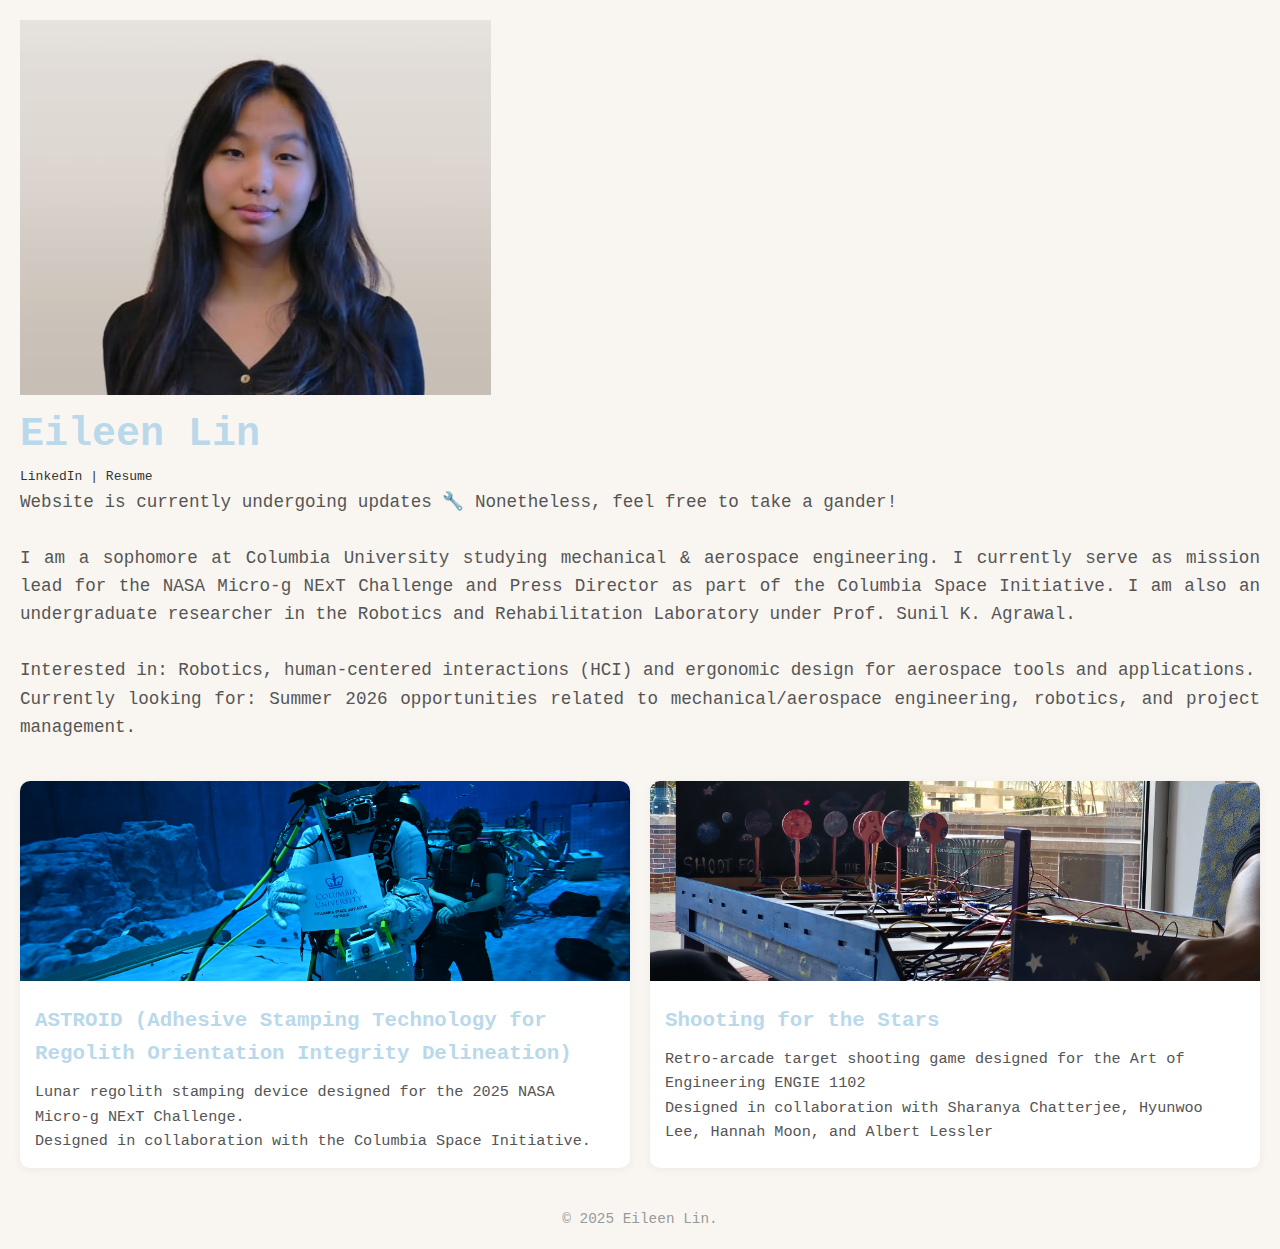
<file: index.html>
<!DOCTYPE html>
<html lang="en">
<head>
  <meta charset="UTF-8" />
  <meta name="viewport" content="width=device-width, initial-scale=1.0" />
  <title>Eileen Lin's Portfolio</title>
  <link rel="stylesheet" href="style.css" />
</head>
<body>
<header class="intro-wrapper">
  <div class="intro-top">
    <div class="intro-photo">
      <img src="images/eileen-profile.jpg" alt="Eileen Lin profile photo">
    </div>
    <div class="intro-center">
      <h1>Eileen Lin</h1>
      <div class="social-links">
        <a href="https://www.linkedin.com/in/el-eileenlin" target="_blank">LinkedIn</a> |
        <a href="https://drive.google.com/file/d/1aL6iwZijHPqCdIh2_O7RlT8LMwjhuMGY/view?usp=sharing" target="_blank">Resume</a>
      </div>
    </div>
  </div>

  <div class="intro-paragraph">
    <p> Website is currently undergoing updates 🔧 Nonetheless, feel free to take a gander! <br></p>
    <p><br>I am a sophomore at Columbia University studying mechanical & aerospace engineering.  
    I currently serve as  mission lead for the NASA Micro-g NExT Challenge and Press Director as part of the Columbia Space Initiative.  
    I am also an undergraduate researcher in the Robotics and Rehabilitation Laboratory under Prof. Sunil K. Agrawal. <br><br>
    Interested in: Robotics, human-centered interactions (HCI) and ergonomic design for aerospace tools and applications.<br>  
    Currently looking for: Summer 2026 opportunities related to mechanical/aerospace engineering, robotics, and project management.</p>
  </div>
</header>


  <main class="projects">
    <div class="project-card">
      <a href="astroid.html">
        <img src="images/mg_1.JPG" alt="ASTROID under water at the NBL">
        <div class="project-info">
          <h2>ASTROID (Adhesive Stamping Technology for Regolith Orientation Integrity Delineation)</h2>
          <p> Lunar regolith stamping device designed for the 2025 NASA Micro-g NExT Challenge. <br> 
          Designed in collaboration with the Columbia Space Initiative. </p>
        </div>
      </a>
    </div>

    <div class="project-card">
      <a href="sfs.html">
        <img src="images/sfs_landscape.jpg" alt="Shooting for the Stars">
        <div class="project-info">
          <h2>Shooting for the Stars</h2>
          <p>Retro-arcade target shooting game designed for the Art of Engineering ENGIE 1102<br>
          Designed in collaboration with Sharanya Chatterjee, Hyunwoo Lee, Hannah Moon, and Albert Lessler</p>
        </div>
      </a>
    </div>
  </main>

  <footer>
    <p>© 2025 Eileen Lin.</p>
  </footer>
</body>
</html>
</file>
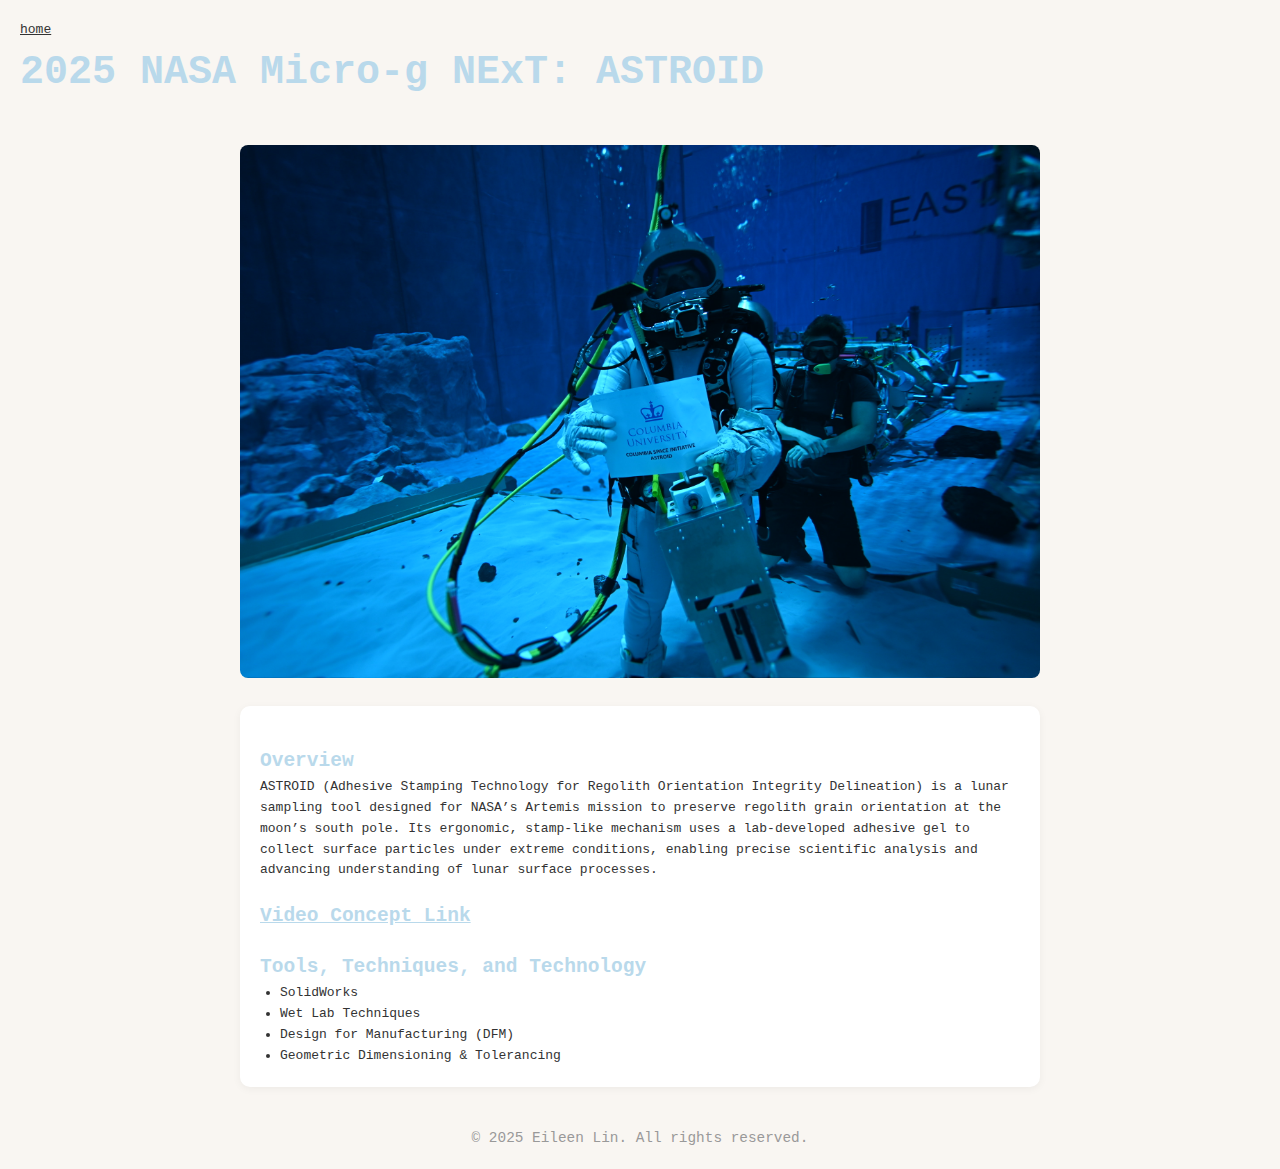
<file: astroid.html>
<!DOCTYPE html>
<html lang="en">
<head>
  <meta charset="UTF-8" />
  <meta name="viewport" content="width=device-width, initial-scale=1.0"/>
  <title>ASTROID</title>
  <link rel="stylesheet" href="style.css" />
</head>
<body>
  <header class="project-header">
    <div class = "home-link">
      <a href="index.html" class="home-button"><u>home</u></a>
    </div>
    <h1 class = "project-title">2025 NASA Micro-g NExT: ASTROID </h1>
  </header>


  <main class="project-detail">
    <img src="images/mg_1.JPG" alt="ASTROID under water at the NBL">
    <section>
      <h2>Overview</h2>
      <p>ASTROID (Adhesive Stamping Technology for Regolith Orientation Integrity Delineation) is a lunar sampling tool designed for NASA’s Artemis mission to preserve regolith grain orientation at the moon’s south pole. 
        Its ergonomic, stamp-like mechanism uses a lab-developed adhesive gel to collect surface particles under extreme conditions, enabling 
        precise scientific analysis and advancing understanding of lunar surface processes.</p>
      <h2> <a href ="https://youtu.be/IImJdtGw3TM"> <u>Video Concept Link</u></a></h2>
      <h2>Tools, Techniques, and Technology</h2>
      <ul>
        <li>SolidWorks</li>
        <li>Wet Lab Techniques</li>
        <li>Design for Manufacturing (DFM)</li>
        <li>Geometric Dimensioning & Tolerancing</li>
      </ul>
    </section>
  </main>

  <footer>
    <p>© 2025 Eileen Lin. All rights reserved.</p>
  </footer>
</body>
</html>
</file>
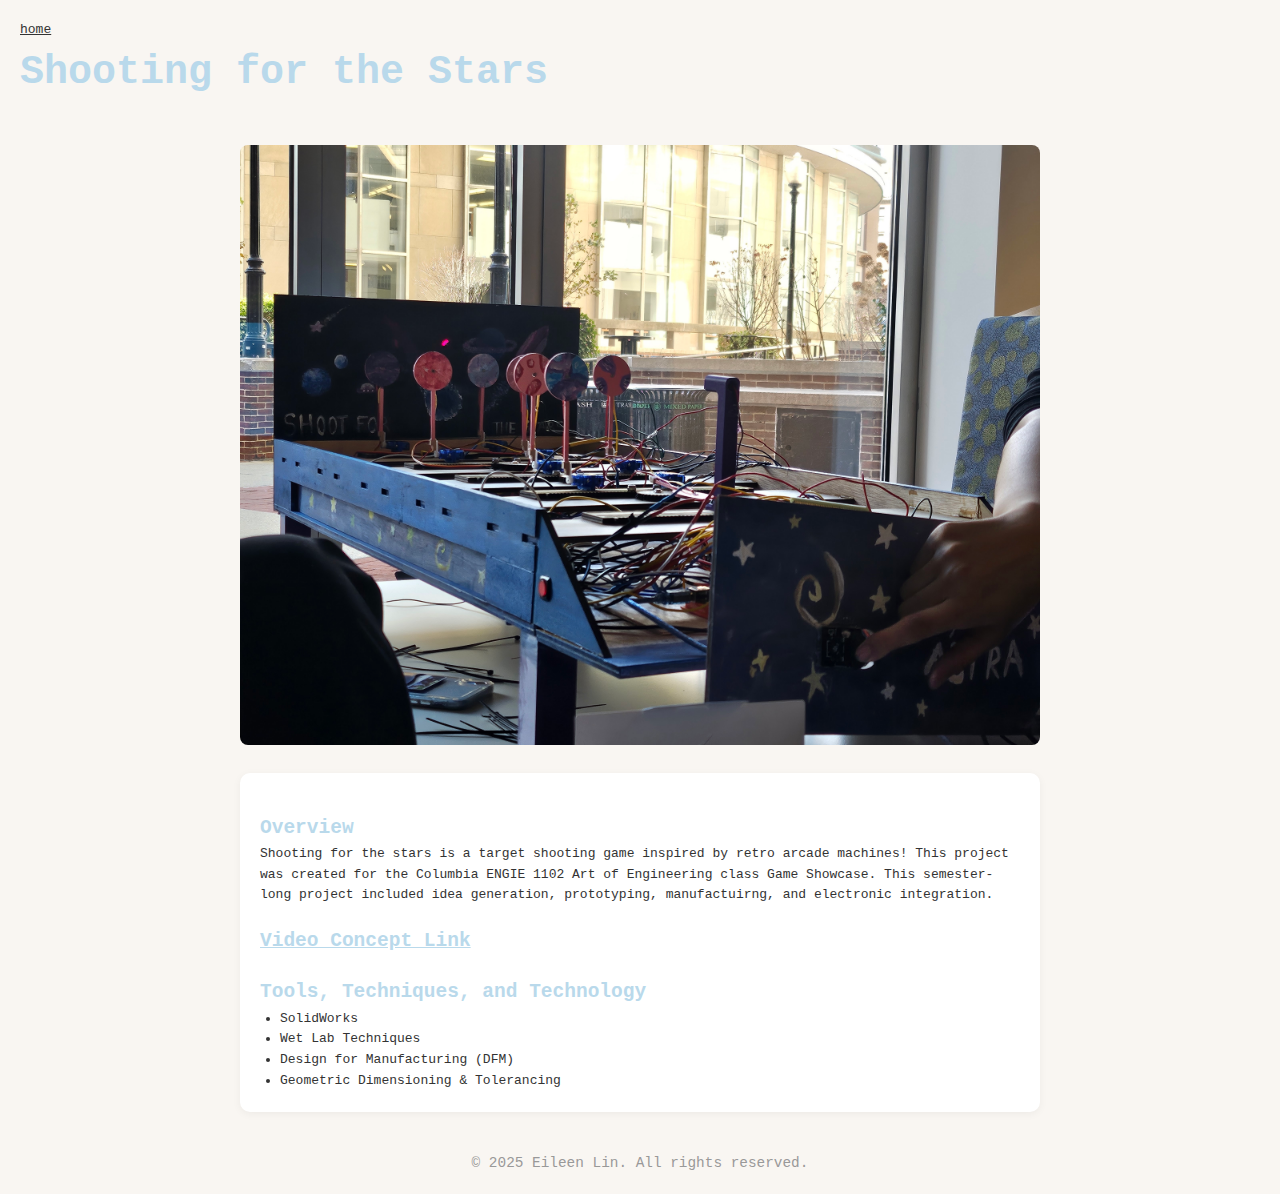
<file: sfs.html>
<!DOCTYPE html>
<html lang="en">
<head>
  <meta charset="UTF-8" />
  <meta name="viewport" content="width=device-width, initial-scale=1.0"/>
  <title>Shooting for the Stars</title>
  <link rel="stylesheet" href="style.css" />
</head>
<body>
  <header class="project-header">
    <div class = "home-link">
      <a href="index.html" class="home-button"><u>home</u></a>
    </div>
    <h1 class = "project-title">Shooting for the Stars </h1>
  </header>

  <main class="project-detail">
    <img src="images/sfs_landscape.jpg" alt="Shooting for the Stars, portrait">
    <section>
      <h2>Overview</h2>
      <p>Shooting for the stars is a target shooting game inspired by retro arcade machines! This project was created for the Columbia ENGIE 1102
        Art of Engineering class Game Showcase. This semester-long project included idea generation, prototyping, manufactuirng, and electronic
        integration.
      </p>
      <h2> <a href ="https://youtu.be/_ql8P_nw8XU"> <u>Video Concept Link</u></a></h2>
      <h2>Tools, Techniques, and Technology</h2>
      <ul>
        <li>SolidWorks</li>
        <li>Wet Lab Techniques</li>
        <li>Design for Manufacturing (DFM)</li>
        <li>Geometric Dimensioning & Tolerancing</li>
      </ul>
    </section>
  </main>

  <footer>
    <p>© 2025 Eileen Lin. All rights reserved.</p>
  </footer>
</body>
</html>
</file>
<file: style.css>
/* Reset & base */
* {
    margin: 0;
    padding: 0;
    box-sizing: border-box;
  }
  body {
    font-family: monospace;
    line-height: 1.6;
    background-color: #f9f6f2;
    color: #333;
    padding: 20px;
  }
  a {
    color: inherit;
    text-decoration: none;
  }
  header {
    text-align: justify;
    margin-bottom: 40px;
  }
  header h1 {
    font-size: 2.5rem;
    color: #B9D9EB;
  }
  header p {
    font-size: 1.1rem;
    color: #555;
  }
  
  /* Projects */
  .projects {
    display: grid;
    gap: 20px;
    grid-template-columns: repeat(auto-fit, minmax(280px, 1fr));
  }
  .project-card {
    background: #fff;
    border-radius: 10px;
    overflow: hidden;
    box-shadow: 0 2px 10px rgba(0,0,0,0.05);
    transition: transform 0.2s ease;
  }
  .project-card:hover {
    transform: scale(1.02);
  }
  .project-card img {
    width: 100%;
    height: 200px;
    object-fit: cover;
  }
  .project-info {
    padding: 15px;
  }
  .project-info h2 {
    margin-bottom: 10px;
    font-size: 1.3rem;
    color: #B9D9EB;
  }
  .project-info p {
    font-size: 0.95rem;
    color: #555;
  }
  
  /* Detail Page */
  .project-detail {
    max-width: 800px;
    margin: 0 auto;
  }
  .project-detail img {
    width: 100%;
    border-radius: 8px;
    margin-bottom: 20px;
  }
  .project-detail section {
    background: #fff;
    padding: 20px;
    border-radius: 10px;
    box-shadow: 0 2px 8px rgba(0,0,0,0.05);
  }
  .project-detail h2 {
    margin-top: 20px;
    color: #B9D9EB;
  }
  .project-detail ul {
    padding-left: 20px;
  }
  
  /* Footer */
  footer {
    text-align: center;
    margin-top: 40px;
    font-size: 0.9rem;
    color: #999;
  }
  
  /* Responsive Typography */
  @media (max-width: 600px) {
    header h1 {
      font-size: 1.8rem;
    }
    .project-info h2 {
      font-size: 1.1rem;
    }
  }
</file>
